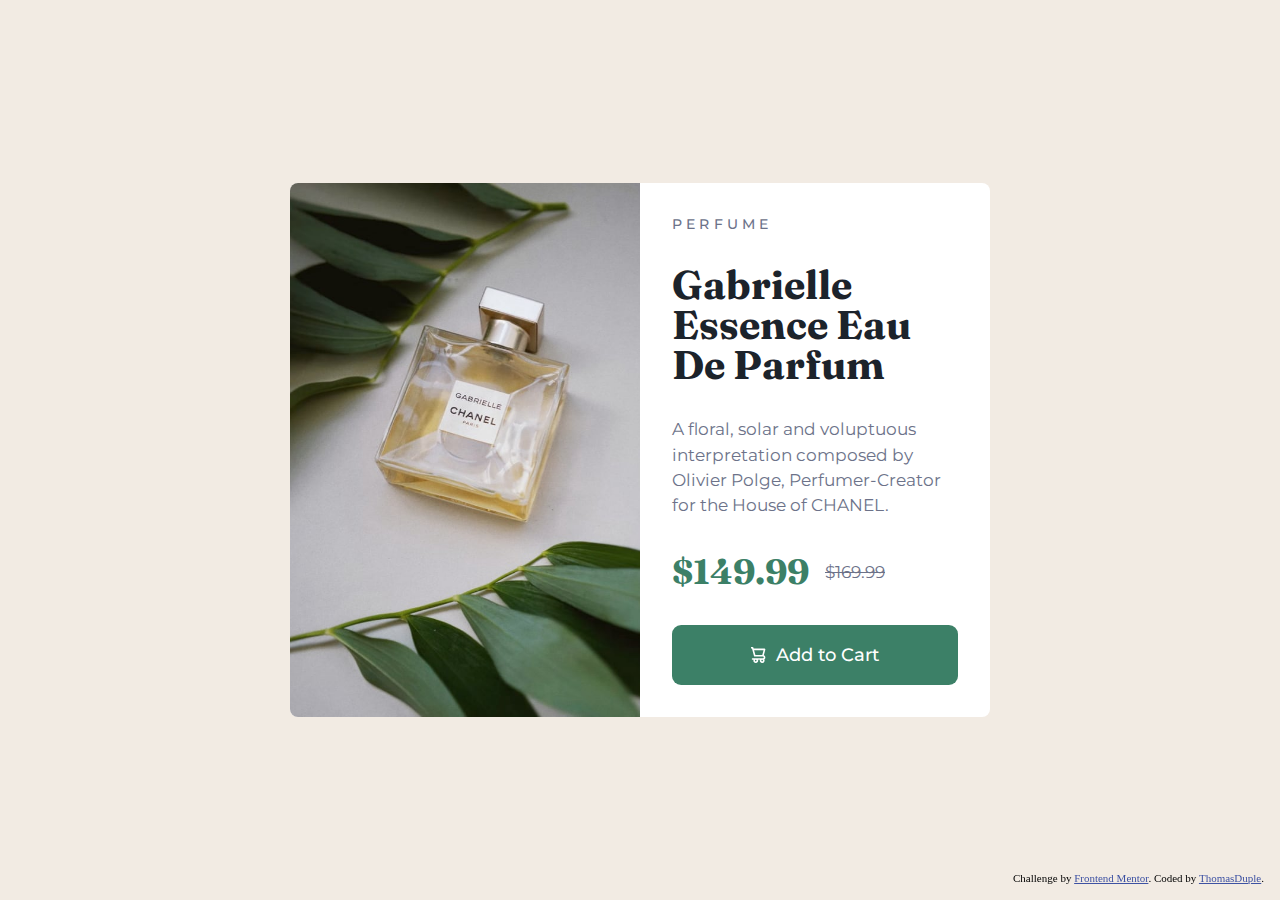
<file: product-preview-card-component/index.html>
<!DOCTYPE html>
<html lang="en">
<head>
  <meta charset="UTF-8">
  <meta name="viewport" content="width=device-width, initial-scale=1.0"> <!-- displays site properly based on user's device -->

  <link rel="icon" type="image/png" sizes="32x32" href="./images/favicon-32x32.png">
  <link rel="stylesheet" href="style.css">
  
  <title>Frontend Mentor | Product preview card component</title>

  <!-- Feel free to remove these styles or customise in your own stylesheet 👍 -->
  <style>
    .attribution {
      font-size: 11px;
      text-align: center;
      position: fixed;
      inset: auto 1rem 1rem auto;
    }
    .attribution a { color: hsl(228, 45%, 44%); }
  </style>
</head>
<body>
  <div id="card">
    <div id="card-picture"><!-- I should have used the picture/source element here but i could not get it to work -->
      <img src="./images/image-product-mobile.jpg" alt="Perfume" data-screen="mobile">
      <img src="./images/image-product-desktop.jpg" alt="Perfume" data-screen="desktop">
    </div>
    <div id="card-content">
      <h2 id="card-header">Perfume</h2>
      <h1 id="card-title">Gabrielle Essence Eau De Parfum</h1>
      <p id="card-description">A floral, solar and voluptuous interpretation composed by Olivier Polge, Perfumer-Creator for the House of CHANEL.</p>
      <div id="card-price-container">
        <div id="card-price">$149.99</div>
        <div id="card-price-old"><s>$169.99</s></div>
      </div>
      <button id="card-action">
        <svg width="15" height="16" xmlns="http://www.w3.org/2000/svg"><path d="M14.383 10.388a2.397 2.397 0 0 0-1.518-2.222l1.494-5.593a.8.8 0 0 0-.144-.695.8.8 0 0 0-.631-.28H2.637L2.373.591A.8.8 0 0 0 1.598 0H0v1.598h.983l1.982 7.4a.8.8 0 0 0 .799.59h8.222a.8.8 0 0 1 0 1.599H1.598a.8.8 0 1 0 0 1.598h.943a2.397 2.397 0 1 0 4.507 0h1.885a2.397 2.397 0 1 0 4.331-.376 2.397 2.397 0 0 0 1.12-2.021ZM11.26 7.99H4.395L3.068 3.196h9.477L11.26 7.991Zm-6.465 6.392a.8.8 0 1 1 0-1.598.8.8 0 0 1 0 1.598Zm6.393 0a.8.8 0 1 1 0-1.598.8.8 0 0 1 0 1.598Z"/></svg>
        <p>Add to Cart</p>
      </button>
    </div>
  </div>
  
  <div class="attribution">
    Challenge by <a href="https://www.frontendmentor.io?ref=challenge" target="_blank">Frontend Mentor</a>. 
    Coded by <a href="#">ThomasDuple</a>.
  </div>
</body>
</html>
</file>
<file: product-preview-card-component/style.css>
@import url('https://fonts.googleapis.com/css2?family=Fraunces:wght@700&family=Montserrat:wght@500;800&display=swap');

:root {
    /* Colors */
    --primary: hsl(158, 36%, 37%);
    --primary-alt: hsl(158, 36%, 20%);
    --background: hsl(30, 38%, 92%);
    --secondary: hsl(212, 21%, 14%);
    --secondary-alt: hsl(228, 12%, 48%);
    --neutral: hsl(0, 0%, 100%);

    /* Font */
    --text-size: 14px;
    --text-family: 'Montserrat', sans-serif;
    --heading-family: 'Fraunces', serif;

    --gap: 1em;
    --radius: calc(var(--gap) / 2);
}

::selection {
    background-color: var(--primary);
    color: var(--neutral);
}

h1, h2, p {
    margin: 0;
}

body {
    display: grid;
    place-items: center;
    background-color: var(--background);
    height: 100vh;
    width: 100vw;
    margin: 0;
}

#card {
    display: grid;
    background-color: var(--neutral);
    grid-template-columns: 1fr;
    font-family: var(--text-family);
    margin: var(--gap);
    max-width: min(calc(100vw - 1em), 700px);
    border-radius: var(--radius);
}

#card-picture > img {
    object-fit: cover;
    width: 100%;
    height: 100%;
    border-radius: var(--radius) var(--radius) 0 0;
}

#card-picture > img[data-screen="desktop"] {
    display: none;
}

#card-picture > img[data-screen="mobile"] {
    display: block;
}

@media screen and (min-width: 768px) {
    #card {
        grid-template-columns: repeat(2, 1fr);
    }

    #card-picture img {
        border-radius: var(--radius) 0 0 var(--radius);
    }

    #card-picture > img[data-screen="desktop"] {
        display: block;
    }
    
    #card-picture > img[data-screen="mobile"] {
        display: none;
    }
}

#card-content {
    padding: calc(var(--gap) * 2);
    display: flex;
    flex-direction: column;
    gap: calc(var(--gap) * 2);
}

#card-header {
    text-transform: uppercase;
    font-weight: 500;
    font-size: var(--text-size);
    letter-spacing: 0.3em;
    color: var(--secondary-alt);
}

#card-title {
    font-family: var(--heading-family);
    font-weight: 700;
    font-size: 2.5em;
    line-height: 1em;
    color: var(--secondary);
}

#card-description {
    font-size: calc(var(--text-size) * 1.2);
    line-height: 1.5em;
    color: var(--secondary-alt);
}

#card-price-container {
    display: flex;
    flex-direction: row;
    gap: var(--gap);
    align-items: center;
    gap: var(--gap);
}

#card-price {
    font-size: calc(var(--text-size) * 2.5);
    font-family: var(--heading-family);
    font-weight: 700;
    color: var(--primary);
}

#card-price-old {
    font-size: calc(var(--text-size) * 1.2);
    color: var(--secondary-alt);
}

#card-action {
    display: flex;
    flex-direction: row;
    justify-content: center;
    align-items: center;
    gap: 0.5em;
    padding: 1em;
    border: 0;
    
    fill: var(--neutral);
    background-color: var(--primary);
    color: var(--neutral);
    border-radius: var(--radius);
    cursor: pointer;

    font-size: calc(var(--text-size) * 1.3);
    font-family: var(--text-family);
    font-weight: 500;

}

#card-action:hover {
    background-color: var(--primary-alt);
}
</file>
